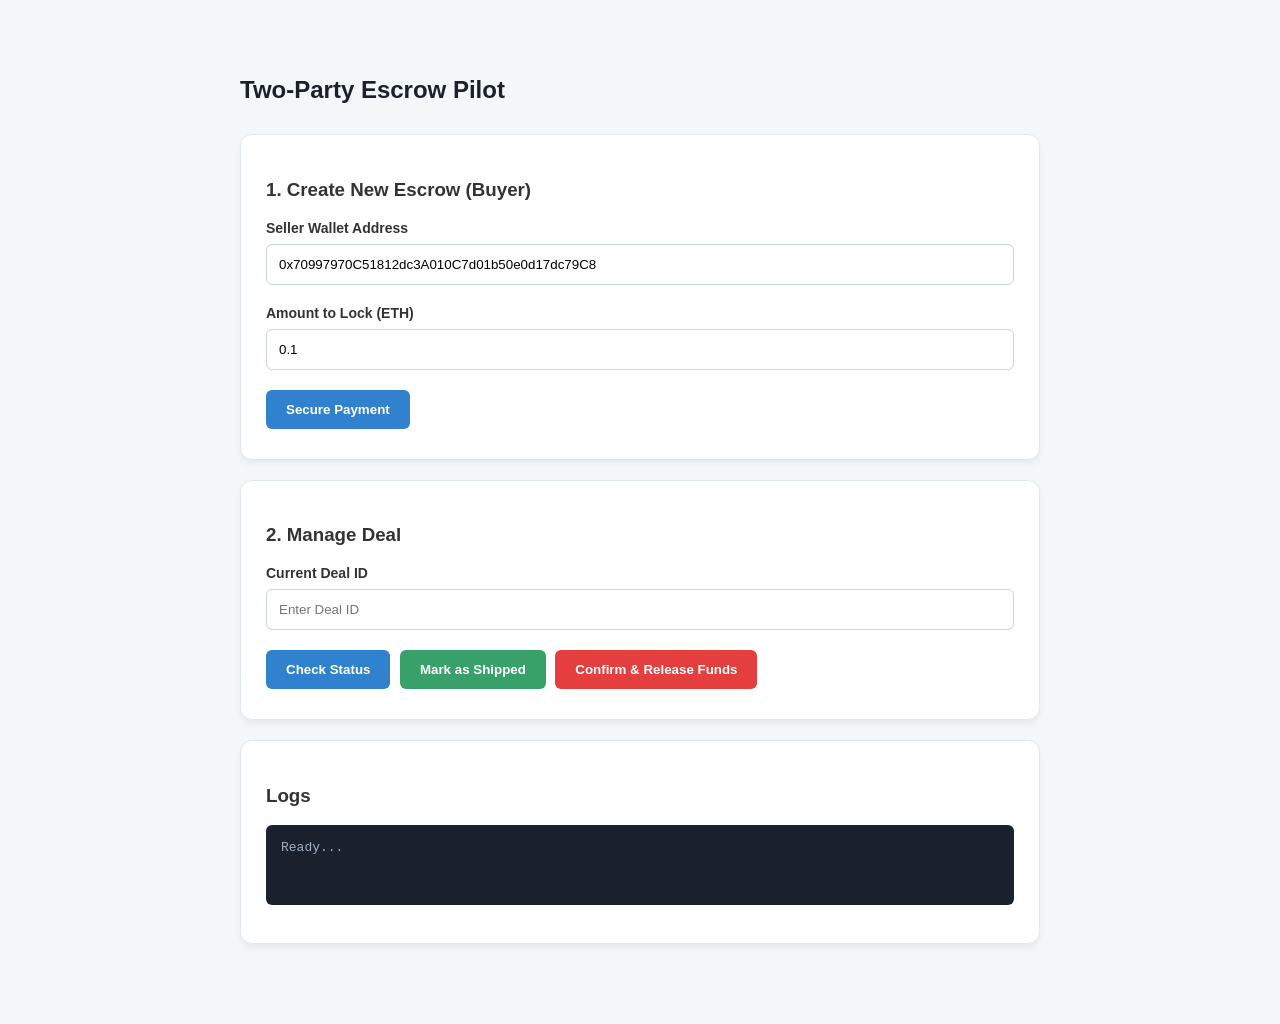
<file: frontend/EscrowApp.Web/wwwroot/index.html>
<!DOCTYPE html>
<html lang="en">
<head>
    <meta charset="UTF-8">
    <meta name="viewport" content="width=device-width, initial-scale=1.0">
    <title>Escrow Pilot | B2B Trust Tool</title>
    <style>
        body { font-family: -apple-system, BlinkMacSystemFont, "Segoe UI", Helvetica, Arial, sans-serif; background-color: #f4f7f9; color: #333; max-width: 800px; margin: 40px auto; padding: 20px; }
        .card { background: white; padding: 25px; border-radius: 12px; box-shadow: 0 4px 6px rgba(0,0,0,0.05); margin-bottom: 20px; border: 1px solid #e1e8ed; }
        h1 { color: #1a202c; font-size: 24px; margin-bottom: 30px; }
        label { display: block; font-weight: 600; margin-bottom: 8px; font-size: 14px; }
        input { width: 100%; padding: 12px; margin-bottom: 20px; border: 1px solid #cbd5e0; border-radius: 6px; box-sizing: border-box; }
        button { background: #3182ce; color: white; border: none; padding: 12px 20px; border-radius: 6px; font-weight: 600; cursor: pointer; transition: background 0.2s; margin-right: 5px; margin-bottom: 5px; }
        button:hover { background: #2b6cb0; }
        pre { background: #1a202c; color: #a0aec0; padding: 15px; border-radius: 6px; overflow-x: auto; font-size: 13px; min-height: 50px; }
    </style>
</head>
<body>
    <h1>Two-Party Escrow Pilot</h1>

    <div class="card">
        <h3>1. Create New Escrow (Buyer)</h3>
        <label>Seller Wallet Address</label>
        <input type="text" id="sellerAddr" value="0x70997970C51812dc3A010C7d01b50e0d17dc79C8">
        <label>Amount to Lock (ETH)</label>
        <input type="number" id="ethAmount" value="0.1" step="0.01">
        <button onclick="createDeal()">Secure Payment</button>
    </div>

    <div class="card">
        <h3>2. Manage Deal</h3>
        <label>Current Deal ID</label>
        <input type="number" id="dealId" placeholder="Enter Deal ID">
        <button onclick="checkStatus()">Check Status</button>
        <button onclick="markShipped()" style="background:#38a169">Mark as Shipped</button>
        <button onclick="confirmReceipt()" style="background:#e53e3e">Confirm & Release Funds</button>
    </div>

    <div class="card">
        <h3>Logs</h3>
        <pre id="output">Ready...</pre>
    </div>

    <script>
        const output = document.getElementById('output');
        const dealIdInput = document.getElementById('dealId');
        
        const log = (data) => output.innerText = JSON.stringify(data, null, 2);

        async function createDeal() {
            const seller = document.getElementById('sellerAddr').value;
            const amount = document.getElementById('ethAmount').value;
            log("Mining transaction...");
            try {
                const res = await fetch(`/deal/create?seller=${seller}&amount=${amount}`, { method: 'POST' });
                const data = await res.json();
                log(data);
                if(data.dealId) dealIdInput.value = data.dealId; // AUTO-UPDATE ID
            } catch (e) { log("Error: " + e); }
        }

        async function checkStatus() {
            const id = dealIdInput.value;
            const res = await fetch(`/deal/${id}`);
            log(await res.json());
        }

        async function markShipped() {
            const id = dealIdInput.value;
            log("Updating status to Shipped...");
            const res = await fetch(`/deal/${id}/ship`, { method: 'POST' });
            log(await res.json());
        }

        async function confirmReceipt() {
            const id = dealIdInput.value;
            log("Releasing funds to seller...");
            const res = await fetch(`/deal/${id}/confirm`, { method: 'POST' });
            log(await res.json());
        }
    </script>
</body>
</html>
</file>
